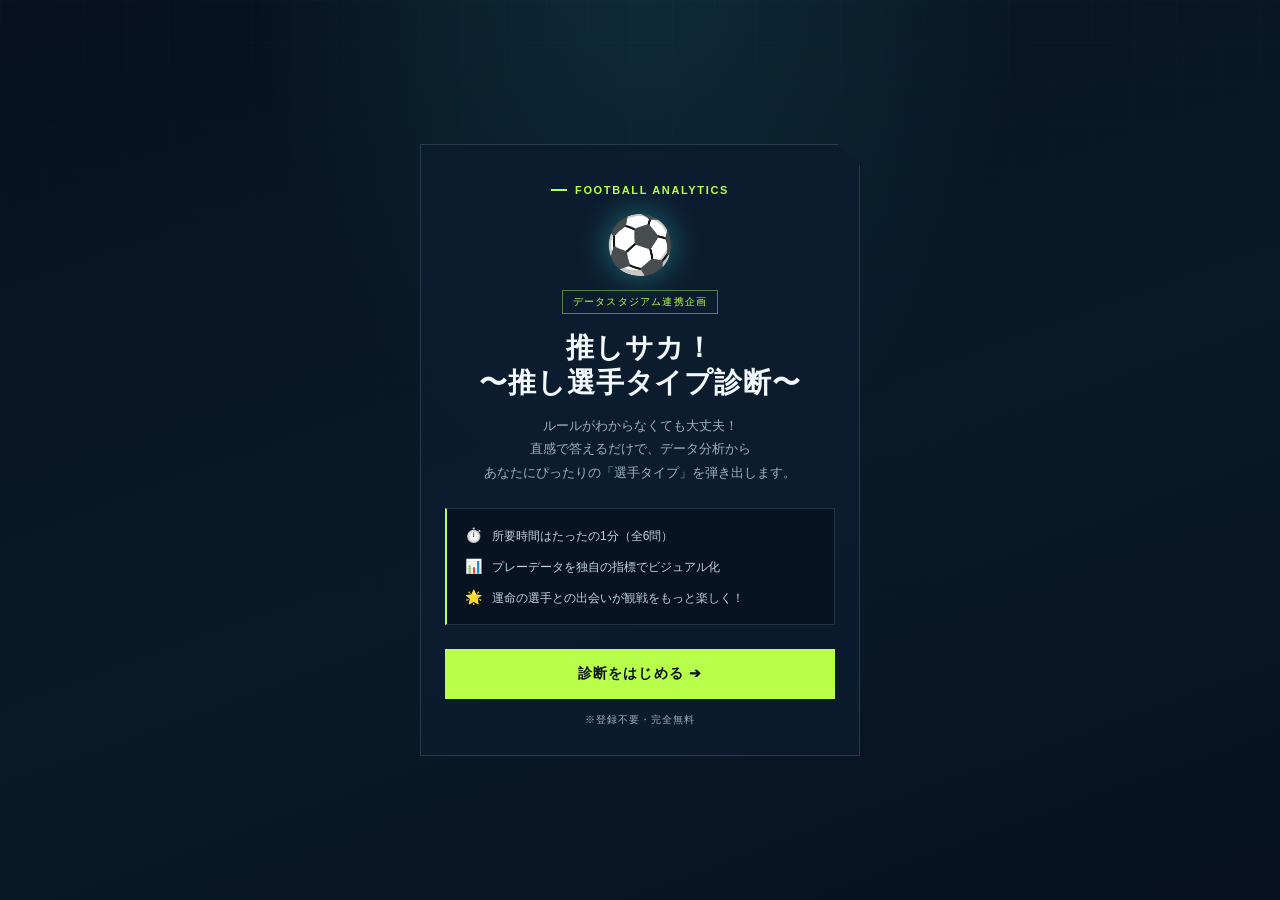
<file: index.html>
<!doctype html>
<html lang="ja">
  <head>
    <meta charset="UTF-8" />
    <meta name="viewport" content="width=device-width, initial-scale=1.0" />
    <title>推しサカ！ | あなたにぴったりの推し選手診断</title>

    <!-- 共通CSSファイルを読み込み -->
    <link rel="stylesheet" href="style.css" />

    <style>
      /* 画面中央に配置するベーススタイル */
      body {
        display: flex;
        justify-content: center;
        align-items: center;
        min-height: 100vh;
        margin: 0;
        padding: 24px 16px;
      }

      /* トップページ固有のスタイル */
      .container {
        position: relative;
        width: min(440px, 100%);
        margin: 0 auto; /* 左右中央寄せ */
        background: var(--panel);
        border: 1px solid var(--line);
        clip-path: polygon(0 0, calc(100% - 22px) 0, 100% 22px, 100% 100%, 0 100%);
        padding: 32px 24px 28px;
        text-align: center;
      }

      .eyebrow {
        display: inline-flex;
        align-items: center;
        gap: 8px;
        color: var(--lime);
        font-size: 11px;
        font-weight: 800;
        letter-spacing: .15em;
        margin-bottom: 16px;
      }
      .eyebrow::before {
        content: "";
        width: 16px;
        height: 2px;
        background: var(--lime);
      }

      .hero-image {
        font-size: 56px;
        margin-bottom: 12px;
        filter: drop-shadow(0 0 16px rgba(69,228,232,.4));
      }

      .badge {
        display: inline-block;
        color: var(--lime);
        border: 1px solid rgba(183,255,74,.45);
        font-size: 10px;
        letter-spacing: .12em;
        padding: 4px 10px;
        margin-bottom: 16px;
        white-space: nowrap;
      }

      .page-title {
        font-size: clamp(22px, 5vw, 28px);
        line-height: 1.25;
        letter-spacing: .03em;
        color: var(--text);
        margin-bottom: 14px;
      }

      p.description {
        font-size: 13px;
        color: var(--muted);
        line-height: 1.8;
        margin-bottom: 24px;
      }

      .features {
        background: rgba(4,14,25,.56);
        border-left: 2px solid var(--lime);
        border-top: 1px solid var(--line);
        border-right: 1px solid var(--line);
        border-bottom: 1px solid var(--line);
        padding: 16px 18px;
        margin-bottom: 24px;
        text-align: left;
      }

      .feature-item {
        font-size: 12px;
        color: #c2d2dd;
        margin-bottom: 10px;
        display: flex;
        align-items: center;
        line-height: 1.5;
      }
      .feature-item:last-child {
        margin-bottom: 0;
      }
      .feature-item span {
        margin-right: 10px;
        font-size: 14px;
      }

      .btn-start {
        display: flex;
        align-items: center;
        justify-content: center;
        width: 100%;
        min-height: 50px;
        background: var(--lime);
        color: #07111f;
        font-size: 14px;
        font-weight: 800;
        letter-spacing: .08em;
        text-decoration: none;
        border: 1px solid var(--lime);
        cursor: pointer;
        transition: transform .2s, background .2s;
      }
      .btn-start:hover {
        background: #d0ff86;
        transform: translateY(-2px);
      }
      .btn-start:active {
        transform: translateY(0);
      }

      .time-note {
        font-size: 10px;
        color: var(--muted);
        letter-spacing: .1em;
        margin-top: 14px;
      }
    </style>
  </head>
  <body>
    <div class="container">
      <div class="eyebrow">FOOTBALL ANALYTICS</div>
      <div class="hero-image">⚽️</div>
      <div class="badge">データスタジアム連携企画</div>

      <h1 class="page-title">推しサカ！<br />〜推し選手タイプ診断〜</h1>

      <p class="description">
        ルールがわからなくても大丈夫！<br />
        直感で答えるだけで、データ分析から<br />あなたにぴったりの「選手タイプ」を弾き出します。
      </p>

      <div class="features">
        <div class="feature-item">
          <span>⏱️</span> 所要時間はたったの1分（全6問）
        </div>
        <div class="feature-item">
          <span>📊</span> プレーデータを独自の指標でビジュアル化
        </div>
        <div class="feature-item">
          <span>🌟</span> 運命の選手との出会いが観戦をもっと楽しく！
        </div>
      </div>

      <a href="situmon.html" class="btn-start">診断をはじめる ➔</a>

      <div class="time-note">※登録不要・完全無料</div>
    </div>
  </body>
</html>
</file>
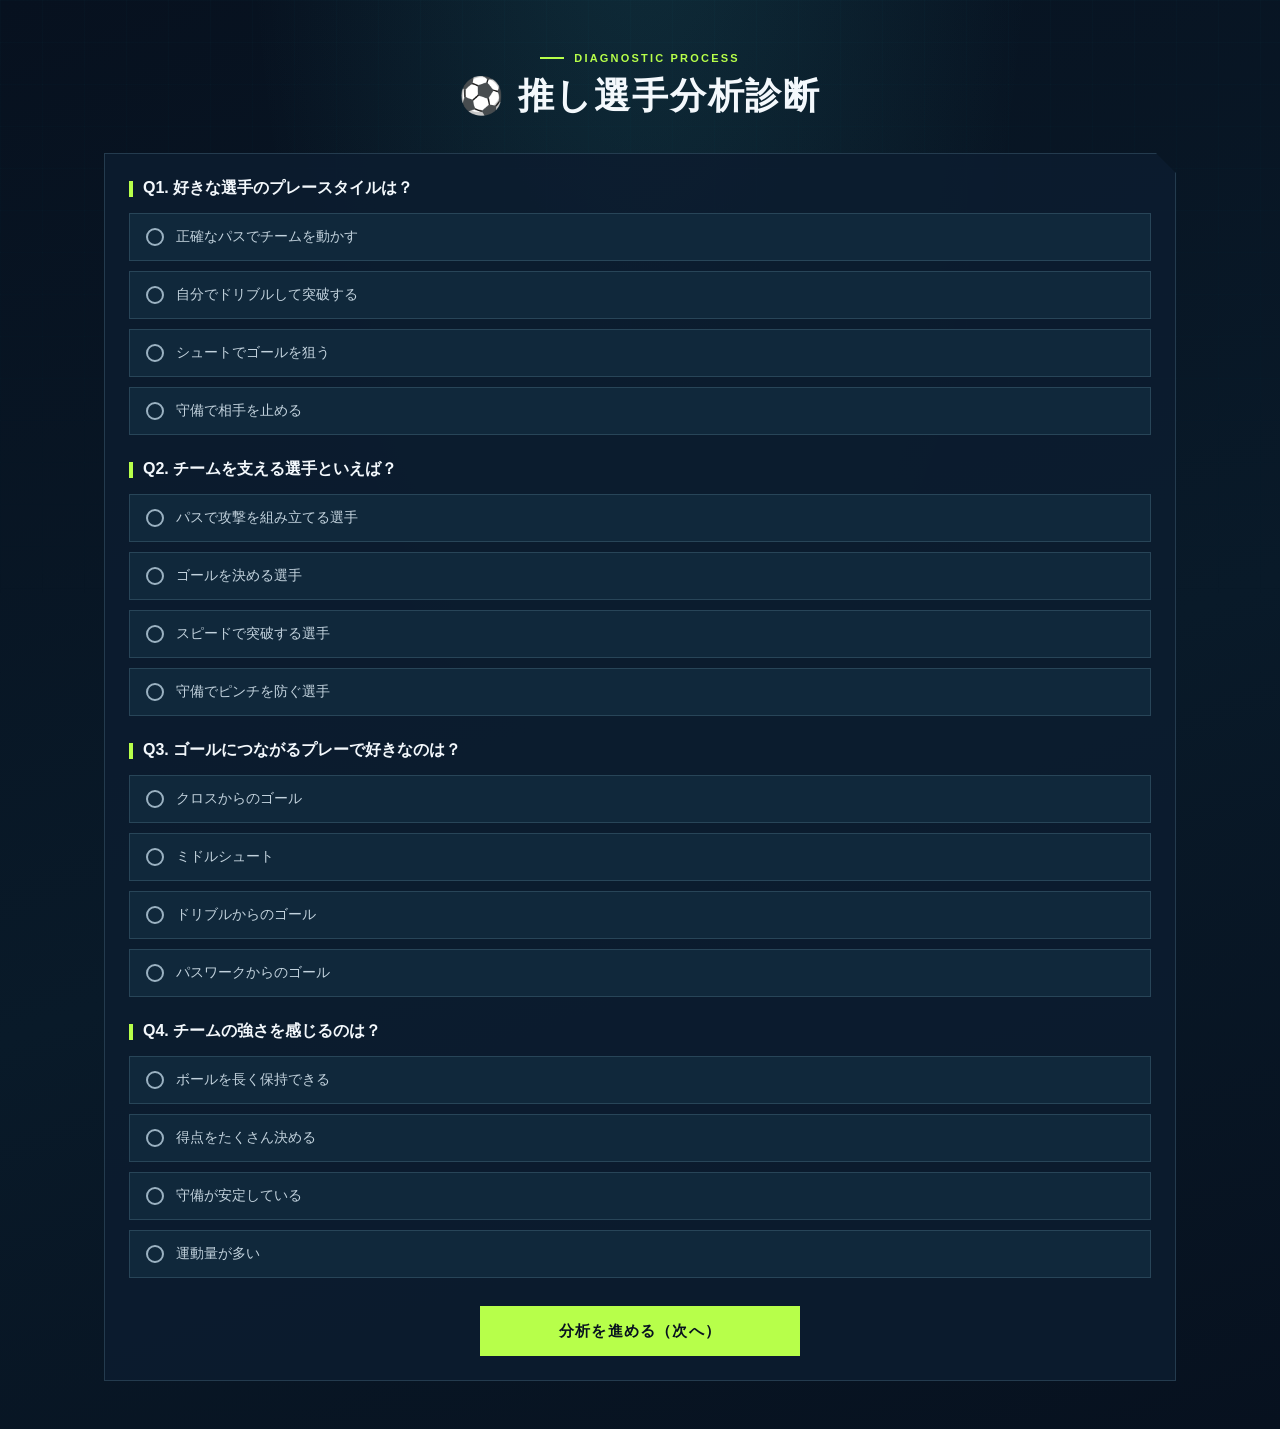
<file: RESULT.html>
<!DOCTYPE html>
<html lang="ja">
<head>
  <meta charset="UTF-8">
  <meta name="viewport" content="width=device-width, initial-scale=1.0">
  <meta name="theme-color" content="#07111f">
  <title>FOOTBALL DNA | 診断結果</title>
  <link rel="stylesheet" href="style.css">
</head>
<body>
  <main class="page">
    <header class="topbar">
      <div class="brand"><span class="brand-mark">✦</span><span>FOOTBALL <span class="brand-accent">DNA</span></span></div>
      <div class="top-meta">PLAYER DISCOVERY SYSTEM / 2026</div>
    </header>

    <section class="page-heading">
      <div class="eyebrow">ANALYSIS COMPLETE</div>
    <h1>あなたに合う選手タイプを発見。</h1>
    <p>あなたの好みをもとに、プレースタイルのタイプを診断しました。</p>
    </section>

    <div class="main-grid">
      <section class="panel player-panel">
        <div class="panel-kicker"><span>YOUR PLAYER MATCH / 001</span><span class="status">MATCH FOUND</span></div>
        <div class="player-hero">
          <div class="player-art" aria-label="選手イメージ">
            <span class="player-silhouette" aria-hidden="true">⚽</span>
            <span class="art-label">PLAYER PROFILE</span>
          </div>
          <div class="player-info">
            <div class="player-label">RECOMMENDED PLAYER</div>
            <h2 class="player-name" id="player-name">選手名</h2>
            <p class="player-position" id="player-position">所属クラブ / ポジション</p>
            <div class="match-score"><strong id="match-score">92</strong><span>/ 9 POINTS</span></div>
            <p class="match-caption">あなたの好みとの相性</p>
            <div class="tags"><span class="tag">SPEED</span><span class="tag">DRIBBLE</span><span class="tag">ATTACK</span></div>
          </div>
        </div>
        <div class="section-title">SCOUT'S REPORT <span class="section-subtitle">/ 推しポイント</span></div>
        <div class="report"><p id="report-text">スピードとドリブルを重視するあなたにおすすめ。相手をかわしてチャンスを生み出すプレーに注目してみよう。</p></div>
      </section>

      <div class="right-column">
        <section class="panel stats-panel">
  <div class="section-title">2022 SEASON DATA</div>

  <div id="stats-list">
    <p>データを読み込んでいます...</p>
  </div>

  <p class="stat-note" id="data-note">
    ※ 2022年度の収録データをもとにした参考値です。
  </p>
</section>
        <section class="panel discover-panel">
          <div class="section-title">NEXT DISCOVERY</div>
          <div class="discover-content"><div class="mini-pitch" aria-hidden="true">↗</div><p><strong>次の推し候補を探そう</strong>似ているプレースタイルの選手を見つけて、まだ知らない魅力に出会おう。</p></div>
        </section>
      </div>
    </div>
     <section class="panel reason-panel">
    <div class="section-title">WHY THIS TYPE?</div>

    <h2 id="reason-title">診断理由</h2>
    <p id="reason-description">
        診断結果を読み込んでいます。
    </p>

    <h3>診断スコアの内訳</h3>
    <div id="score-breakdown"></div>

    <p class="reason-note">
        ※質問への回答をもとに各タイプの点数を集計しています。
    </p>
    </section>

    <div class="actions">
      <button class="button button-primary" onclick="shareResult()">結果をシェアする ↗</button>
      <button class="button button-secondary" onclick="restartDiagnosis()">もう一度診断する ↻</button>
    </div>
    <footer class="footer"><span>FOOTBALL DNA — FIND YOUR NEXT FAVORITE</span><span>UNOFFICIAL FAN PROJECT</span></footer>
  </main>
  <script src="script.js" defer></script>
</body>
</html>
</file>
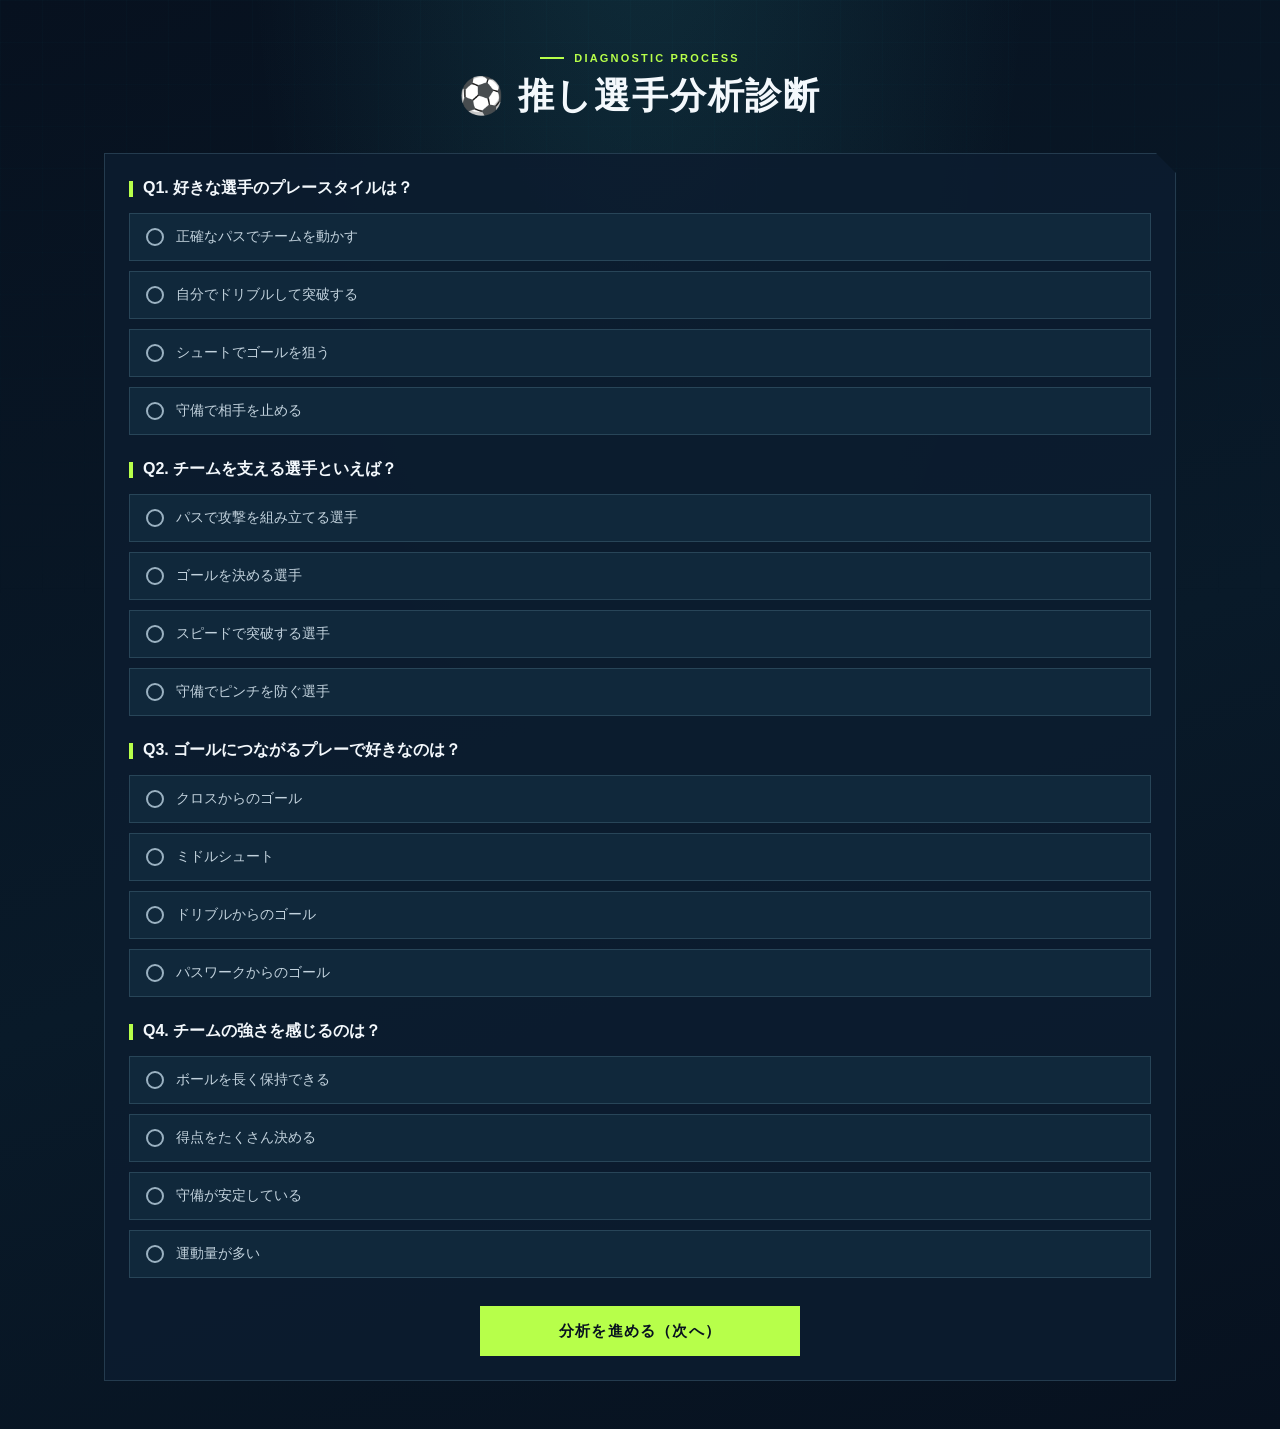
<file: situmon.html>
<!doctype html>
<html lang="ja">
  <head>
    <meta charset="UTF-8" />
    <meta name="viewport" content="width=device-width, initial-scale=1.0" />
    <title>推し選手診断 | 分析フォーム</title>

    <!-- 共通CSSファイルを読み込み -->
    <link rel="stylesheet" href="style.css" />

    <style>
      /* 質問ページ固有の追加・調整スタイル */
      .page-header {
        text-align: center;
        padding: 24px 0 32px;
      }
      .page-header h1 {
        font-size: clamp(24px, 4vw, 36px);
        letter-spacing: .05em;
        margin-top: 8px;
      }

      /* 質問カードパネル */
      .question-box {
        background: var(--panel);
        border: 1px solid var(--line);
        clip-path: polygon(0 0, calc(100% - 20px) 0, 100% 20px, 100% 100%, 0 100%);
        padding: 24px;
        margin-bottom: 24px;
      }

      /* 質問タイトル（アクセントライン付き） */
      .question-title {
        display: flex;
        align-items: center;
        gap: 10px;
        color: var(--text);
        font-size: 16px;
        font-weight: 800;
        margin: 24px 0 14px;
      }
      .question-title:first-child {
        margin-top: 0;
      }
      .question-title::before {
        content: "";
        display: block;
        width: 4px;
        height: 16px;
        background: var(--lime);
      }

      /* 選択肢（ラジオボタンカード） */
      .option {
        display: flex;
        align-items: center;
        gap: 12px;
        background: var(--panel-light);
        border: 1px solid var(--line);
        padding: 14px 16px;
        margin: 10px 0;
        cursor: pointer;
        font-size: 14px;
        color: #c2d2dd;
        transition: all 0.2s ease;
      }
      .option:hover {
        border-color: var(--cyan);
        background: rgba(69, 228, 232, 0.08);
        color: var(--text);
      }

      /* ラジオボタン自体のカスタムスタイル */
      input[type="radio"] {
        appearance: none;
        -webkit-appearance: none;
        width: 18px;
        height: 18px;
        border: 2px solid var(--muted);
        border-radius: 50%;
        outline: none;
        cursor: pointer;
        position: relative;
        flex-shrink: 0;
        transition: all 0.2s ease;
      }
      input[type="radio"]:checked {
        border-color: var(--lime);
        background: var(--lime);
        box-shadow: 0 0 10px rgba(183, 255, 74, 0.5);
      }
      
      /* 選択された状態の親ラベル */
      .option:has(input[type="radio"]:checked) {
        border-color: var(--lime);
        background: rgba(183, 255, 74, 0.06);
        color: var(--lime);
        font-weight: 700;
      }

      /* アクションボタン（共通ボタンの拡張） */
      .btn-submit {
        display: block;
        width: 100%;
        max-width: 320px;
        margin: 28px auto 0;
        min-height: 50px;
        background: var(--lime);
        color: #07111f;
        border: 1px solid var(--lime);
        font-size: 15px;
        font-weight: 800;
        letter-spacing: .08em;
        cursor: pointer;
        transition: transform .2s, background .2s;
      }
      .btn-submit:hover {
        background: #d0ff86;
        transform: translateY(-2px);
      }
      .btn-submit:active {
        transform: translateY(0);
      }

      /* 結果ボタン領域 */
      #resultButton {
        display: none;
        text-align: center;
        margin-top: 32px;
      }
      .btn-result {
        display: inline-flex;
        align-items: center;
        justify-content: center;
        width: 100%;
        max-width: 360px;
        min-height: 54px;
        background: linear-gradient(135deg, var(--lime), var(--cyan));
        color: #07111f;
        text-decoration: none;
        font-size: 16px;
        font-weight: 900;
        letter-spacing: .1em;
        border: none;
        box-shadow: 0 0 20px rgba(183, 255, 74, 0.3);
        transition: all 0.2s ease;
      }
      .btn-result:hover {
        transform: translateY(-2px);
        box-shadow: 0 0 28px rgba(69, 228, 232, 0.5);
      }
    </style>
  </head>

  <body>
    <div class="page">
      
      <!-- ヘッダー -->
      <div class="page-header">
        <div class="eyebrow" style="justify-content: center;">DIAGNOSTIC PROCESS</div>
        <h1>⚽ 推し選手分析診断</h1>
      </div>

      <div id="diagnosisForm">

        <!-- 前半質問グループ Q1〜Q4 -->
        <div class="question-box">

          <!-- Q1 -->
          <div class="question-title">Q1. 好きな選手のプレースタイルは？</div>

          <label class="option">
            <input type="radio" name="q1" value="pass">
            <span>正確なパスでチームを動かす</span>
          </label>

          <label class="option">
            <input type="radio" name="q1" value="dribble">
            <span>自分でドリブルして突破する</span>
          </label>

          <label class="option">
            <input type="radio" name="q1" value="shoot">
            <span>シュートでゴールを狙う</span>
          </label>

          <label class="option">
            <input type="radio" name="q1" value="defense">
            <span>守備で相手を止める</span>
          </label>


          <!-- Q2 -->
          <div class="question-title">Q2. チームを支える選手といえば？</div>

          <label class="option">
            <input type="radio" name="q2" value="buildUp">
            <span>パスで攻撃を組み立てる選手</span>
          </label>

          <label class="option">
            <input type="radio" name="q2" value="scorer">
            <span>ゴールを決める選手</span>
          </label>

          <label class="option">
            <input type="radio" name="q2" value="speed">
            <span>スピードで突破する選手</span>
          </label>

          <label class="option">
            <input type="radio" name="q2" value="stopper">
            <span>守備でピンチを防ぐ選手</span>
          </label>


          <!-- Q3 -->
          <div class="question-title">Q3. ゴールにつながるプレーで好きなのは？</div>

          <label class="option">
            <input type="radio" name="q3" value="cross">
            <span>クロスからのゴール</span>
          </label>

          <label class="option">
            <input type="radio" name="q3" value="middle">
            <span>ミドルシュート</span>
          </label>

          <label class="option">
            <input type="radio" name="q3" value="dribbleGoal">
            <span>ドリブルからのゴール</span>
          </label>

          <label class="option">
            <input type="radio" name="q3" value="passWork">
            <span>パスワークからのゴール</span>
          </label>


          <!-- Q4 -->
          <div class="question-title">Q4. チームの強さを感じるのは？</div>

          <label class="option">
            <input type="radio" name="q4" value="possession">
            <span>ボールを長く保持できる</span>
          </label>

          <label class="option">
            <input type="radio" name="q4" value="highScore">
            <span>得点をたくさん決める</span>
          </label>

          <label class="option">
            <input type="radio" name="q4" value="solidDefense">
            <span>守備が安定している</span>
          </label>

          <label class="option">
            <input type="radio" name="q4" value="stamina">
            <span>運動量が多い</span>
          </label>


          <button type="button" class="btn-submit" onclick="showBranch()">
            分析を進める（次へ）
          </button>

        </div>


        <!-- 動的分岐質問挿入エリア -->
        <div id="branchQuestion"></div>


        <!-- 結果ボタン -->
        <div id="resultButton">
         <a href="result.html" class="btn-result"
         onclick="return finishDiagnosis(event)">
         分析結果を表示する ➔
         </a>
        </div>

      </div>
    </div>


    <script>
     
// FOOTBALL DNA 診断処理

// Q1～Q4の回答後、Q1に応じてQ5・Q6を表示
function showBranch() {
  const answers = {};

  // Q1～Q4の回答を確認
  for (let i = 1; i <= 4; i++) {
    const selected = document.querySelector(
      `input[name="q${i}"]:checked`
    );

    if (!selected) {
      alert(`Q${i}を選択してください`);
      return;
    }

    answers[`q${i}`] = selected.value;
  }

  const q1 = answers.q1;
  let html = "";

  // パス型
  if (q1 === "pass") {
    html = `
      <div class="question-box">
        <div class="question-title">Q5. 試合を見るとき気になるのは？</div>
        <label class="option">
          <input type="radio" name="q5" value="control">
          <span>どちらが試合を支配しているか</span>
        </label>
        <label class="option">
          <input type="radio" name="q5" value="chance">
          <span>パスでチャンスを作ること</span>
        </label>

        <div class="question-title">Q6. 推し選手として応援したいのは？</div>
        <label class="option">
          <input type="radio" name="q6" value="playmaker">
          <span>試合を組み立てる選手</span>
        </label>
        <label class="option">
          <input type="radio" name="q6" value="assister">
          <span>アシストする選手</span>
        </label>
      </div>
    `;
  }

  // ドリブル型
  else if (q1 === "dribble") {
    html = `
      <div class="question-box">
        <div class="question-title">Q5. 好きなプレーは？</div>
        <label class="option">
          <input type="radio" name="q5" value="skill">
          <span>ドリブルで抜く</span>
        </label>
        <label class="option">
          <input type="radio" name="q5" value="sprint">
          <span>スピードで先に追いつく</span>
        </label>

        <div class="question-title">Q6. チームのヒーローだと思うのは？</div>
        <label class="option">
          <input type="radio" name="q6" value="gameChanger">
          <span>ドリブルで流れを変えた選手</span>
        </label>
        <label class="option">
          <input type="radio" name="q6" value="heroScorer">
          <span>ゴールを決めた選手</span>
        </label>
      </div>
    `;
  }

  // シュート型
  else if (q1 === "shoot") {
    html = `
      <div class="question-box">
        <div class="question-title">Q5. PKで一番かっこいいと思うのは？</div>
        <label class="option">
          <input type="radio" name="q5" value="power">
          <span>強烈なシュートを決める</span>
        </label>
        <label class="option">
          <input type="radio" name="q5" value="placement">
          <span>冷静にコースへ決める</span>
        </label>

        <div class="question-title">Q6. 推し選手に期待する活躍は？</div>
        <label class="option">
          <input type="radio" name="q6" value="decisive">
          <span>最後まで決定的な仕事をする</span>
        </label>
        <label class="option">
          <input type="radio" name="q6" value="clutch">
          <span>チームが苦しい時に活躍する</span>
        </label>
      </div>
    `;
  }

  // 守備型
  else if (q1 === "defense") {
    html = `
      <div class="question-box">
        <div class="question-title">Q5. 守備の選手に魅力を感じるのは？</div>
        <label class="option">
          <input type="radio" name="q5" value="save">
          <span>決定的なシュートを止める</span>
        </label>
        <label class="option">
          <input type="radio" name="q5" value="tackle">
          <span>相手からボールを奪う</span>
        </label>

        <div class="question-title">Q6. 推し選手として応援したいのは？</div>
        <label class="option">
          <input type="radio" name="q6" value="guardian">
          <span>チームを守る選手</span>
        </label>
        <label class="option">
          <input type="radio" name="q6" value="lastWall">
          <span>最後の砦となる選手</span>
        </label>
      </div>
    `;
  }

  const branchContainer = document.getElementById("branchQuestion");
  branchContainer.innerHTML = html;

  // Q5・Q6の回答が終わるまで結果ボタンは表示しない
  document.getElementById("resultButton").style.display = "none";

  // Q5・Q6の回答を確認
  branchContainer.querySelectorAll('input[name="q5"], input[name="q6"]')
    .forEach(input => {
      input.addEventListener("change", checkBranchAnswers);
    });

  branchContainer.scrollIntoView({ behavior: "smooth" });
}


// Q5・Q6の両方に回答したか確認
function checkBranchAnswers() {
  const q5 = document.querySelector('input[name="q5"]:checked');
  const q6 = document.querySelector('input[name="q6"]:checked');

  document.getElementById("resultButton").style.display =
    q5 && q6 ? "block" : "none";
}


// タイプ別の点数を計算
function calculateResult() {
  const answers = {};

  for (let i = 1; i <= 6; i++) {
    const selected = document.querySelector(
      `input[name="q${i}"]:checked`
    );

    if (!selected) {
      alert(`Q${i}を選択してください`);
      return null;
    }

    answers[`q${i}`] = selected.value;
  }

  const scores = {
    dribbler: 0,
    striker: 0,
    passer: 0,
    defender: 0,
    goalkeeper: 0
  };

  // 回答ごとの加点ルール
  const scoring = {
    q1: {
      pass: "passer",
      dribble: "dribbler",
      shoot: "striker",
      defense: "defender"
    },
    q2: {
      buildUp: "passer",
      scorer: "striker",
      speed: "dribbler",
      stopper: "defender"
    },
    q3: {
      cross: "passer",
      middle: "striker",
      dribbleGoal: "dribbler",
      passWork: "passer"
    },
    q4: {
      possession: "passer",
      highScore: "striker",
      solidDefense: "defender",
      stamina: "dribbler"
    },
    q5: {
      control: "passer",
      chance: "passer",
      skill: "dribbler",
      sprint: "dribbler",
      power: "striker",
      placement: "striker",
      save: "goalkeeper",
      tackle: "defender"
    },
    q6: {
      playmaker: "passer",
      assister: "passer",
      gameChanger: "dribbler",
      heroScorer: "striker",
      decisive: "striker",
      clutch: "striker",
      guardian: "goalkeeper",
      lastWall: "defender"
    }
  };

  // Q1～Q4は1・2点、Q5・Q6は2点
  const weights = {
    q1: 2,
    q2: 1,
    q3: 1,
    q4: 1,
    q5: 2,
    q6: 2
  };

  // 全回答を点数化
  for (let i = 1; i <= 6; i++) {
    const question = `q${i}`;
    const answer = answers[question];
    const type = scoring[question][answer];

    if (type) {
      scores[type] += weights[question];
    }
  }

  // 最も点数が高いタイプを取得
  const maxScore = Math.max(...Object.values(scores));
  const candidates = Object.keys(scores).filter(
    type => scores[type] === maxScore
  );

  // 同点の場合はQ1の好みを優先
  const q1Type = scoring.q1[answers.q1];
  const resultType = candidates.includes(q1Type)
    ? q1Type
    : candidates[0];

  return {
    type: resultType,
    scores: scores,
    answers: answers
  };
}


// 結果を保存して結果ページへ移動
function finishDiagnosis(event) {
  event.preventDefault();

  const result = calculateResult();

  if (!result) {
    return false;
  }

  sessionStorage.setItem(
    "footballDiagnosis",
    JSON.stringify(result)
  );

  location.href = "result.html";
  return false;
}


// Q1を変更した場合、以前の分岐回答をリセット
document.querySelectorAll('input[name="q1"]').forEach(input => {
  input.addEventListener("change", () => {
    document.getElementById("branchQuestion").innerHTML = "";
    document.getElementById("resultButton").style.display = "none";
  });
});

    </script>
  </body>
</html>
</file>
<file: style.css>
/* 1. Design tokens */
:root {
  --bg: #07111f;
  --panel: rgba(12, 29, 47, 0.92);
  --panel-light: #10283b;
  --line: rgba(121, 164, 185, 0.23);
  --text: #f3f8fc;
  --muted: #9bb2c2;
  --lime: #b7ff4a;
  --cyan: #45e4e8;
}
/* 2. Reset and page background */
* {
  box-sizing: border-box;
  margin: 0;
  padding: 0;
}
body {
  min-height: 100vh;
  color: var(--text);
  font-family: Inter, "Noto Sans JP", "Hiragino Kaku Gothic ProN", sans-serif;
  background:
    radial-gradient(
      ellipse at 50% -15%,
      rgba(69, 228, 232, 0.13),
      transparent 44%
    ),
    linear-gradient(160deg, #07111f 0%, #091a29 55%, #07111f 100%);
  overflow-x: hidden;
}
body::before {
  content: "";
  position: fixed;
  inset: 0;
  pointer-events: none;
  opacity: 0.24;
  background-image:
    linear-gradient(rgba(69, 228, 232, 0.08) 1px, transparent 1px),
    linear-gradient(90deg, rgba(69, 228, 232, 0.08) 1px, transparent 1px);
  background-size: 42px 42px;
  mask-image: linear-gradient(to bottom, black, transparent 85%);
}
/* 3. Page layout and header */
.page {
  position: relative;
  width: min(1120px, 100%);
  margin: auto;
  padding: 28px 24px 24px;
}
.topbar {
  display: flex;
  align-items: center;
  justify-content: space-between;
  gap: 16px;
  padding-bottom: 20px;
  border-bottom: 1px solid var(--line);
}
.brand {
  display: flex;
  align-items: center;
  gap: 12px;
  letter-spacing: 0.12em;
  font-size: 14px;
  font-weight: 900;
}
.brand-mark {
  display: grid;
  place-items: center;
  width: 34px;
  height: 34px;
  color: var(--bg);
  background: var(--lime);
  clip-path: polygon(15% 0, 100% 0, 100% 75%, 80% 100%, 0 100%, 0 20%);
  font-size: 19px;
}
.top-meta {
  color: var(--muted);
  font-size: 11px;
  letter-spacing: 0.16em;
}
.eyebrow {
  display: flex;
  align-items: center;
  gap: 10px;
  color: var(--lime);
  font-size: 11px;
  font-weight: 800;
  letter-spacing: 0.2em;
}
.eyebrow::before {
  content: "";
  width: 24px;
  height: 2px;
  background: var(--lime);
}
.page-heading {
  padding: 30px 0 22px;
}
.page-heading h1 {
  margin-top: 9px;
  font-size: clamp(27px, 4vw, 42px);
  letter-spacing: 0.025em;
  line-height: 1.15;
}
.page-heading p {
  color: var(--muted);
  margin-top: 9px;
  font-size: 13px;
}
.main-grid {
  display: grid;
  grid-template-columns: minmax(0, 1.1fr) minmax(300px, 0.9fr);
  gap: 18px;
}
/* 4. Player result panels */
.panel {
  position: relative;
  min-width: 0;
  background: var(--panel);
  border: 1px solid var(--line);
  clip-path: polygon(0 0, calc(100% - 22px) 0, 100% 22px, 100% 100%, 0 100%);
}
.player-panel {
  padding: 24px;
  overflow: hidden;
}
.panel-kicker {
  display: flex;
  align-items: center;
  justify-content: space-between;
  gap: 12px;
  color: var(--muted);
  font-size: 10px;
  letter-spacing: 0.16em;
}
.status {
  color: var(--lime);
  border: 1px solid rgba(183, 255, 74, 0.45);
  padding: 6px 8px;
  font-size: 9px;
  white-space: nowrap;
}
.player-hero {
  display: grid;
  grid-template-columns: minmax(130px, 0.78fr) 1.22fr;
  gap: 24px;
  align-items: center;
  padding: 28px 0 24px;
}
.player-art {
  position: relative;
  min-height: 245px;
  display: grid;
  place-items: center;
  overflow: hidden;
  background: linear-gradient(
    145deg,
    rgba(69, 228, 232, 0.14),
    rgba(183, 255, 74, 0.06) 60%,
    transparent
  );
  border: 1px solid rgba(69, 228, 232, 0.22);
}
.player-art::before,
.player-art::after {
  content: "";
  position: absolute;
  border: 1px solid rgba(69, 228, 232, 0.2);
  border-radius: 50%;
  width: 190px;
  height: 190px;
}
.player-art::after {
  width: 140px;
  height: 140px;
  border-style: dashed;
  animation: rotate 28s linear infinite;
}
.player-silhouette {
  position: relative;
  z-index: 1;
  font-size: clamp(76px, 10vw, 116px);
  filter: drop-shadow(0 0 22px rgba(69, 228, 232, 0.3));
}
.art-label {
  position: absolute;
  bottom: 12px;
  left: 12px;
  color: var(--cyan);
  font-size: 9px;
  letter-spacing: 0.15em;
}
.player-label {
  color: var(--lime);
  font-size: 10px;
  font-weight: 800;
  letter-spacing: 0.16em;
}
.player-name {
  font-size: clamp(27px, 3.7vw, 43px);
  line-height: 1.12;
  margin: 9px 0 8px;
  overflow-wrap: anywhere;
}
.player-position {
  color: var(--muted);
  font-size: 12px;
}
.match-score {
  display: flex;
  align-items: baseline;
  gap: 7px;
  margin-top: 23px;
}
.match-score strong {
  color: var(--lime);
  font-size: 54px;
  line-height: 1;
  letter-spacing: -0.06em;
}
.match-score span {
  color: var(--muted);
  font-size: 11px;
}
.match-caption {
  margin-top: 7px;
  font-size: 12px;
}
.tags {
  display: flex;
  flex-wrap: wrap;
  gap: 7px;
  margin-top: 15px;
}
.tag {
  color: var(--cyan);
  border: 1px solid rgba(69, 228, 232, 0.35);
  padding: 6px 9px;
  font-size: 10px;
  letter-spacing: 0.05em;
}
.section-title {
  display: flex;
  align-items: center;
  gap: 10px;
  margin-bottom: 15px;
  font-size: 14px;
  font-weight: 800;
}
.section-title::before {
  content: "";
  display: block;
  width: 4px;
  height: 16px;
  background: var(--lime);
}
.report {
  padding: 18px;
  background: rgba(4, 14, 25, 0.56);
  border-left: 2px solid var(--lime);
}
.report p {
  color: #c2d2dd;
  font-size: 13px;
  line-height: 1.9;
}
.right-column {
  display: flex;
  flex-direction: column;
  gap: 18px;
}
.stats-panel,
.discover-panel {
  padding: 22px;
}
.score-item {
  margin-top: 17px;
}
.score-header {
  display: flex;
  justify-content: space-between;
  gap: 12px;
  margin-bottom: 8px;
  font-size: 12px;
}
.score-value {
  color: var(--lime);
  font-variant-numeric: tabular-nums;
}
.score-bar {
  height: 5px;
  background: #213447;
  overflow: hidden;
}
.score-fill {
  width: 0;
  height: 100%;
  background: linear-gradient(90deg, var(--cyan), var(--lime));
  transition: width 1s cubic-bezier(0.2, 0.7, 0.2, 1);
  box-shadow: 0 0 10px rgba(183, 255, 74, 0.3);
}
.stat-note {
  color: var(--muted);
  font-size: 10px;
  line-height: 1.7;
  margin-top: 18px;
}
.discover-content {
  display: flex;
  gap: 13px;
  align-items: center;
}
.mini-pitch {
  flex: 0 0 76px;
  height: 76px;
  display: grid;
  place-items: center;
  border: 1px solid rgba(69, 228, 232, 0.3);
  color: var(--lime);
  background:
    repeating-linear-gradient(
      0deg,
      transparent 0 17px,
      rgba(69, 228, 232, 0.08) 17px 18px
    ),
    #0b2030;
  font-size: 28px;
}
.discover-content p {
  color: var(--muted);
  font-size: 12px;
  line-height: 1.7;
}
.discover-content strong {
  display: block;
  color: var(--text);
  font-size: 13px;
  margin-bottom: 4px;
}
/* 5. Buttons and footer */
.actions {
  display: grid;
  grid-template-columns: 1fr 1fr;
  gap: 12px;
  margin-top: 18px;
}
.button {
  min-height: 48px;
  border: 1px solid var(--lime);
  padding: 12px 16px;
  font: inherit;
  font-size: 12px;
  font-weight: 800;
  cursor: pointer;
  transition:
    transform 0.2s,
    background 0.2s,
    color 0.2s;
}
.button:hover {
  transform: translateY(-2px);
}
.button-primary {
  color: #07111f;
  background: var(--lime);
}
.button-primary:hover {
  background: #d0ff86;
}
.button-secondary {
  color: var(--lime);
  background: transparent;
}
.button-secondary:hover {
  color: var(--bg);
  background: var(--lime);
}
.footer {
  display: flex;
  justify-content: space-between;
  gap: 12px;
  color: #60788b;
  font-size: 10px;
  letter-spacing: 0.08em;
  padding-top: 22px;
}
/* 6. Motion and responsive layout */
@keyframes rotate {
  to {
    transform: rotate(360deg);
  }
}
@media (max-width: 760px) {
  .page {
    padding: 18px 14px;
  }
  .main-grid {
    grid-template-columns: 1fr;
  }
  .player-hero {
    grid-template-columns: minmax(110px, 0.75fr) 1.25fr;
    gap: 16px;
  }
  .player-art {
    min-height: 210px;
  }
  .player-panel {
    padding: 18px;
  }
  .stats-panel,
  .discover-panel {
    padding: 18px;
  }
}
@media (max-width: 420px) {
  .top-meta {
    display: none;
  }
  .player-hero {
    grid-template-columns: 1fr;
  }
  .player-art {
    min-height: 190px;
  }
  .player-silhouette {
    font-size: 88px;
  }
  .player-name {
    font-size: 34px;
  }
  .actions {
    grid-template-columns: 1fr;
  }
  .footer {
    flex-direction: column;
  }
}
@media (prefers-reduced-motion: reduce) {
  *,
  *::before,
  *::after {
    animation-duration: 0.01ms !important;
    transition-duration: 0.01ms !important;
  }
}

    /* Excelデータの表示 */
    #stats-list {
    margin-top: 16px;
  }

  .data-stat-row {
    display: flex;
    justify-content: space-between;
    align-items: center;
    padding: 13px 4px;
    border-bottom: 1px solid var(--line);
    color: var(--text);
    font-size: 14px;
  }

  .data-stat-row strong {
    color: var(--lime);
    font-size: 18px;
    font-weight: 800;
  }

  .data-stat-row:last-child {
    border-bottom: none;
  }
/* Brand and section details */
.brand-accent {
  color: var(--lime);
}
.section-subtitle {
  color: var(--muted);
  font-size: 10px;
  font-weight: 500;
}

.reason-panel {
  margin-top: 22px;
}

.reason-panel h2 {
  font-size: 20px;
  margin: 20px 0 12px;
}

.reason-panel h3 {
  font-size: 16px;
  margin-top: 25px;
}

#reason-description {
  line-height: 1.8;
  color: var(--text);
}

.score-row {
  display: grid;
  grid-template-columns: 120px 45px 1fr;
  align-items: center;
  gap: 12px;
  margin: 16px 0;
  font-size: 14px;
}

.score-label {
  color: var(--text);
}

.score-bar {
  height: 9px;
  background: #243443;
  border-radius: 10px;
  overflow: hidden;
}

.score-fill {
  height: 100%;
  background: var(--lime);
  border-radius: 10px;
}

.reason-note {
  margin-top: 20px;
  font-size: 12px;
  color: var(--muted);
}
</file>
